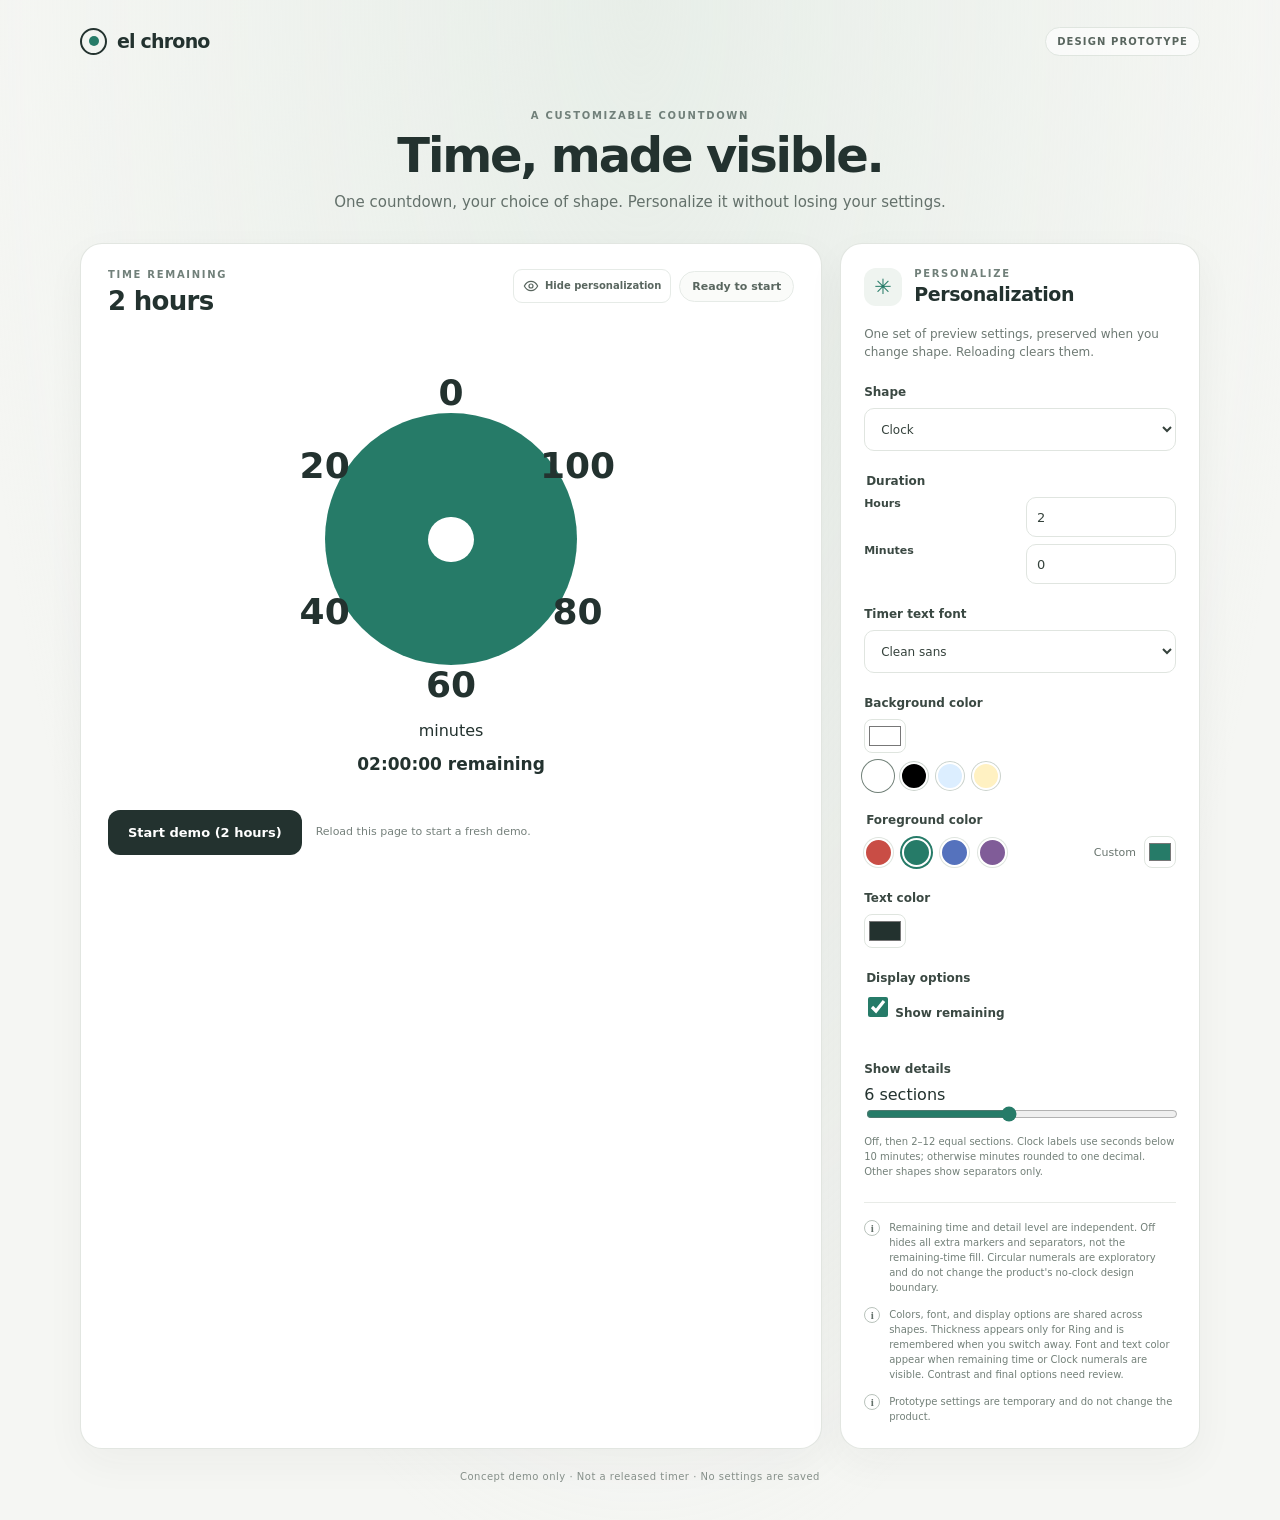
<file: docs/design/demo/index.html>
<!doctype html>
<html lang="en">
<head>
  <meta charset="utf-8">
  <meta name="viewport" content="width=device-width, initial-scale=1">
  <meta name="theme-color" content="#f5f6f3">
  <title>El Chrono | Visualization demo</title>
  <link rel="stylesheet" href="styles.css">
  <script src="app.js" defer></script>
</head>
<body>
  <header class="site-header">
    <a class="brand" href="./" aria-label="El Chrono visualization demo">
      <span class="brand-mark" aria-hidden="true"><span></span></span>
      <span>el chrono</span>
    </a>
    <span class="prototype-tag">DESIGN PROTOTYPE</span>
  </header>

  <main>
    <section class="intro" aria-labelledby="page-title">
      <p class="eyebrow">A CUSTOMIZABLE COUNTDOWN</p>
      <h1 id="page-title">Time, made visible.</h1>
      <p class="intro-copy">One countdown, your choice of shape. Personalize it without losing your settings.</p>
    </section>

    <div class="demo-layout">
      <section class="timer-card" aria-labelledby="timer-heading">
        <div class="timer-topline">
          <div>
            <p class="eyebrow">TIME REMAINING</p>
            <h2 id="timer-heading" class="duration">2 hours</h2>
          </div>
          <div class="timer-topline-actions">
            <button id="personalization-toggle" class="panel-toggle" type="button"
                    aria-controls="personalization-panel" aria-expanded="true">
              <svg viewBox="0 0 24 24" aria-hidden="true">
                <path d="M2 12s3.6-7 10-7 10 7 10 7-3.6 7-10 7S2 12 2 12Z"></path>
                <circle cx="12" cy="12" r="3"></circle>
              </svg>
              <span>Hide personalization</span>
            </button>
            <span id="timer-state" class="state-chip" role="status">Ready to start</span>
          </div>
        </div>

        <div class="visualization-stage">
          <div id="view-disk" class="visualization view-disk" data-view="disk">
            <div id="disk-progress" class="disk-progress" role="progressbar"
                 aria-label="Time remaining" aria-valuemin="0" aria-valuemax="100"
                 aria-valuenow="100" aria-valuetext="2 hours remaining">
              <span class="disk-center" aria-hidden="true"></span>
              <div id="disk-labels" class="circular-labels" aria-hidden="true"></div>
            </div>
            <p id="clock-unit" class="clock-unit">minutes</p>
            <p id="disk-time" class="visual-time">02:00:00 remaining</p>
          </div>

          <div id="view-digital" class="visualization view-digital" data-view="digital" hidden>
            <div id="digital-progress" class="digital-battery" role="progressbar"
                 aria-label="Time remaining" aria-valuemin="0" aria-valuemax="100"
                 aria-valuenow="100" aria-valuetext="2 hours remaining">
              <span id="digital-fill" class="digital-fill"></span>
              <span id="battery-separators" class="battery-separators" aria-hidden="true"></span>
              <svg class="digital-fan" viewBox="0 0 300 160" aria-hidden="true">
                <defs>
                  <clipPath id="fan-progress-clip">
                    <path id="fan-clip"></path>
                  </clipPath>
                </defs>
                <path id="fan-panel" class="fan-panel" d="M150 150 L5 150 A145 145 0 0 1 295 150 Z"></path>
                <path id="fan-ribs" class="fan-ribs" clip-path="url(#fan-progress-clip)"></path>
                <circle class="fan-pivot" cx="150" cy="150" r="8"></circle>
              </svg>
              <span id="digital-time" class="digital-time">02:00:00</span>
            </div>
          </div>

          <div id="view-ring" class="visualization view-ring" data-view="ring" hidden>
            <div class="ring-wrap">
              <svg class="progress-ring" viewBox="0 0 280 280" role="progressbar"
                   aria-label="Time remaining" aria-valuemin="0" aria-valuemax="100"
                   aria-valuenow="100" aria-valuetext="2 hours remaining">
                <circle class="ring-track" cx="140" cy="140" r="118"></circle>
                <circle id="ring-progress" class="ring-progress" cx="140" cy="140" r="118"></circle>
                <path id="ring-separators" class="ring-separators" aria-hidden="true"></path>
              </svg>
              <div class="ring-center">
                <span id="ring-time" class="ring-time">2h 00m</span>
                <span class="ring-label">remaining</span>
              </div>
            </div>
          </div>
        </div>

        <div class="timer-actions">
          <button id="start-button" class="start-button" type="button">Start 2-hour demo</button>
          <p class="timer-note">Reload this page to start a fresh demo.</p>
        </div>
      </section>

      <aside id="personalization-panel" class="settings-card" aria-labelledby="personalization-heading">
        <div class="settings-heading">
          <span class="settings-icon" aria-hidden="true">✳</span>
          <div>
            <p class="eyebrow">PERSONALIZE</p>
            <h2 id="personalization-heading">Personalization</h2>
          </div>
        </div>
        <p class="settings-intro">One set of preview settings, preserved when you change shape. Reloading clears them.</p>

        <div class="setting-control">
          <label for="shape-select">Shape</label>
          <select id="shape-select">
            <option value="disk">Clock</option>
            <option value="battery">Battery</option>
            <option value="fan">Hand fan</option>
            <option value="ring">Ring</option>
          </select>
        </div>

        <fieldset id="duration-control" class="setting-control duration-control">
          <legend>Duration</legend>
          <div class="duration-fields">
            <label for="duration-hours">Hours</label>
            <input id="duration-hours" type="number" min="0" max="24" step="1" value="2" inputmode="numeric">
            <label for="duration-minutes">Minutes</label>
            <input id="duration-minutes" type="number" min="0" max="59" step="1" value="0" inputmode="numeric">
          </div>
          <p id="duration-error" class="setting-hint duration-error" role="alert" hidden>Choose a duration from 1 minute to 24 hours.</p>
        </fieldset>

        <div id="font-control" class="setting-control">
          <label for="font-select">Timer text font</label>
          <select id="font-select">
            <option value="sans">Clean sans</option>
            <option value="rounded">Soft rounded</option>
            <option value="serif">Classic serif</option>
            <option value="mono">Monospaced</option>
          </select>
        </div>

        <div id="ring-thickness-control" class="setting-control ring-thickness-control" hidden>
          <label for="ring-thickness">Ring thickness</label>
          <output id="ring-thickness-value" for="ring-thickness">15 px</output>
          <input id="ring-thickness" type="range" min="1" max="234" step="1" value="15">
        </div>

        <div class="setting-control">
          <label for="background-color-picker">Background color</label>
          <input id="background-color-picker" class="background-color-picker" type="color" value="#ffffff">
          <div class="background-swatches" role="group" aria-label="Background color presets">
            <button class="background-swatch" type="button" data-background-color="#ffffff" aria-label="White background" title="White"></button>
            <button class="background-swatch" type="button" data-background-color="#000000" aria-label="Black background" title="Black"></button>
            <button class="background-swatch" type="button" data-background-color="#dceeff" aria-label="Sky blue background" title="Sky blue"></button>
            <button class="background-swatch" type="button" data-background-color="#fff1c2" aria-label="Soft yellow background" title="Soft yellow"></button>
          </div>
        </div>

        <fieldset class="setting-control color-control">
          <legend>Foreground color</legend>
          <div class="color-row">
            <div class="color-swatches" role="group" aria-label="Foreground color presets">
              <button class="color-swatch" type="button" data-color="#c94d45" aria-label="Warm red" title="Warm red"></button>
              <button class="color-swatch" type="button" data-color="#267b68" aria-label="Forest green" title="Forest green"></button>
              <button class="color-swatch" type="button" data-color="#5572bd" aria-label="Soft blue" title="Soft blue"></button>
              <button class="color-swatch" type="button" data-color="#805c98" aria-label="Muted violet" title="Muted violet"></button>
            </div>
            <label class="custom-color" for="color-picker">
              <span>Custom</span>
              <input id="color-picker" type="color" value="#267b68" aria-label="Choose a custom foreground color">
            </label>
          </div>
        </fieldset>

        <div id="text-color-control" class="setting-control">
          <label for="text-color-picker">Text color</label>
          <input id="text-color-picker" class="background-color-picker" type="color" value="#23322f">
        </div>

        <fieldset class="setting-control visibility-control">
          <legend>Display options</legend>
          <label><input id="show-remaining" type="checkbox" checked> Show remaining</label>
        </fieldset>

        <div class="setting-control">
          <label for="show-details">Show details</label>
          <output id="details-value" for="show-details">6 sections</output>
          <input id="show-details" type="range" min="0" max="11" step="1" value="5"
                 aria-describedby="details-hint" aria-valuetext="6 sections">
          <p id="details-hint" class="setting-hint">Off, then 2–12 equal sections. Clock labels use seconds below 10 minutes; otherwise minutes rounded to one decimal. Other shapes show separators only.</p>
        </div>

        <div class="settings-divider"></div>
        <div class="settings-footnote">
          <span class="footnote-mark" aria-hidden="true">i</span>
          <p>Remaining time and detail level are independent. Off hides all extra markers and separators, not the remaining-time fill. Circular numerals are exploratory and do not change the product's no-clock design boundary.</p>
        </div>
        <div class="settings-footnote">
          <span class="footnote-mark" aria-hidden="true">i</span>
          <p>Colors, font, and display options are shared across shapes. Thickness appears only for Ring and is remembered when you switch away. Font and text color appear when remaining time or Clock numerals are visible. Contrast and final options need review.</p>
        </div>
        <div class="settings-footnote">
          <span class="footnote-mark" aria-hidden="true">i</span>
          <p>Prototype settings are temporary and do not change the product.</p>
        </div>
      </aside>
    </div>

    <p class="prototype-disclaimer">Concept demo only · Not a released timer · No settings are saved</p>
  </main>
</body>
</html>
</file>
<file: docs/design/demo/styles.css>
:root {
  color-scheme: light;
  font-family: system-ui, -apple-system, BlinkMacSystemFont, "Segoe UI", sans-serif;
  color: #23322f;
  background: #f5f6f3;
  font-synthesis: none;
  text-rendering: optimizeLegibility;
  --accent: #267b68;
  --track: #e4e9e5;
  --muted: #71807a;
  --line: #e8ebe7;
  --surface: #ffffff;
  --ink: #23322f;
  --subtle: #f7f8f6;
  --text-font: system-ui, -apple-system, BlinkMacSystemFont, "Segoe UI", sans-serif;
  --visualization-background: #ffffff;
  --visualization-foreground: #267b68;
  --visualization-text: #23322f;
}

* {
  box-sizing: border-box;
}

body {
  min-width: 320px;
  min-height: 100vh;
  margin: 0;
  background:
    radial-gradient(ellipse at 50% 0%, rgba(226, 235, 228, 0.7), transparent 42rem),
    #f5f6f3;
}

button,
select,
input {
  font: inherit;
}

button {
  color: inherit;
}

.site-header {
  width: min(1120px, calc(100% - 48px));
  height: 82px;
  margin: 0 auto;
  display: flex;
  align-items: center;
  justify-content: space-between;
}

.brand {
  display: inline-flex;
  gap: 10px;
  align-items: center;
  color: var(--ink);
  text-decoration: none;
  font-size: 19px;
  font-weight: 700;
  letter-spacing: -0.8px;
}

.brand-mark {
  width: 27px;
  height: 27px;
  display: grid;
  place-items: center;
  border: 2px solid var(--ink);
  border-radius: 50%;
}

.brand-mark span {
  width: 10px;
  height: 10px;
  border-radius: 50%;
  background: var(--accent);
}

.prototype-tag {
  padding: 8px 11px;
  border: 1px solid #dfe5df;
  border-radius: 999px;
  background: rgba(255, 255, 255, 0.65);
  color: #59665f;
  font-size: 10px;
  font-weight: 700;
  letter-spacing: 1.1px;
}

main {
  width: min(1120px, calc(100% - 48px));
  margin: 0 auto;
  padding: 28px 0 38px;
}

.intro {
  margin: 0 0 29px;
  text-align: center;
}

.eyebrow {
  margin: 0;
  color: var(--muted);
  font-size: 10px;
  font-weight: 700;
  letter-spacing: 1.7px;
}

.intro h1 {
  margin: 9px 0 8px;
  color: var(--ink);
  font-size: clamp(34px, 5vw, 48px);
  font-weight: 600;
  letter-spacing: -2.2px;
  line-height: 1.08;
}

.intro-copy {
  margin: 0;
  color: #64716b;
  font-size: 15px;
  line-height: 1.6;
}

.demo-layout {
  display: grid;
  grid-template-columns: minmax(0, 1.65fr) minmax(260px, 0.8fr);
  gap: 18px;
  align-items: stretch;
}

.timer-card,
.settings-card {
  border: 1px solid rgba(223, 228, 222, 0.9);
  border-radius: 22px;
  background: var(--surface);
  box-shadow: 0 14px 40px rgba(35, 50, 47, 0.045);
}

.timer-card {
  min-width: 0;
  padding: 25px 27px 22px;
}

.timer-topline {
  display: flex;
  flex-wrap: wrap;
  align-items: flex-start;
  justify-content: space-between;
  gap: 18px;
}

.timer-topline-actions {
  display: flex;
  align-items: flex-start;
  gap: 8px;
}

.panel-toggle {
  min-height: 34px;
  padding: 6px 9px;
  display: inline-flex;
  align-items: center;
  gap: 6px;
  border: 1px solid #e6ebe7;
  border-radius: 9px;
  background: #ffffff;
  color: #59665f;
  cursor: pointer;
  font-size: 10px;
  font-weight: 600;
}

.panel-toggle svg {
  width: 16px;
  height: 16px;
  fill: none;
  stroke: currentColor;
  stroke-linecap: round;
  stroke-linejoin: round;
  stroke-width: 1.8;
}

.duration {
  margin: 6px 0 0;
  color: var(--ink);
  font-size: 26px;
  font-weight: 600;
  letter-spacing: -0.7px;
}

.state-chip {
  margin-top: 2px;
  padding: 8px 12px;
  border: 1px solid #e6ebe7;
  border-radius: 999px;
  color: #59665f;
  background: #fafbf9;
  font-size: 11px;
  font-weight: 600;
  white-space: nowrap;
}

.state-chip.is-running {
  border-color: color-mix(in srgb, var(--accent) 28%, white);
  color: var(--accent);
  background: color-mix(in srgb, var(--accent) 7%, white);
}

.visualization-stage {
  min-height: 460px;
  margin-top: 16px;
  display: grid;
  place-items: center;
  overflow: hidden;
  border-radius: 17px;
  background: var(--visualization-background);
}

.visualization {
  width: 100%;
  min-height: 460px;
  display: flex;
  flex-direction: column;
  align-items: center;
  justify-content: center;
  gap: 18px;
  background: var(--visualization-background);
}

.visualization[hidden] {
  display: none;
}

.disk-progress {
  --disk-size: clamp(190px, 25vw, 252px);
  width: min(var(--disk-size), calc(100% - 112px));
  margin: 52px 0 38px;
  aspect-ratio: 1;
  position: relative;
  display: grid;
  place-items: center;
  border-radius: 50%;
  background: conic-gradient(
    from var(--start-angle, 0deg),
    var(--visualization-foreground) 0deg var(--fill-angle, 360deg),
    var(--visualization-background) var(--fill-angle, 360deg) 360deg
  );
}

.disk-center {
  z-index: 1;
  width: 18%;
  aspect-ratio: 1;
  border-radius: 50%;
  background: var(--visualization-background);
}

.circular-labels {
  position: absolute;
  inset: 0;
  width: 100%;
  height: 100%;
  pointer-events: none;
}

.ring-separators {
  fill: none;
  stroke: var(--visualization-background);
  stroke-width: 2;
}

.minute-label {
  position: absolute;
  z-index: 1;
  color: var(--visualization-text);
  font-family: var(--text-font);
  font-size: 36px;
  font-variant-numeric: tabular-nums;
  font-weight: 700;
  line-height: 1;
  white-space: nowrap;
  transform: translate(-50%, -50%);
}

.minute-label[hidden] {
  display: none;
}

.clock-unit {
  margin: 0;
  color: var(--visualization-text);
  font-family: var(--text-font);
}

.visual-time {
  margin: -4px 0 -12px;
  color: var(--visualization-text);
  font-family: var(--text-font);
  font-size: 17px;
  font-variant-numeric: tabular-nums;
  font-weight: 600;
}

.digital-battery {
  width: min(82%, 455px);
  height: 126px;
  position: relative;
  padding: 10px;
  border: 2px solid var(--visualization-foreground);
  overflow: visible;
  border-radius: 17px;
  background: var(--visualization-background);
}

.digital-battery::after {
  width: 13px;
  height: 42px;
  position: absolute;
  top: 50%;
  right: -13px;
  display: none;
  border-radius: 0 5px 5px 0;
  background: var(--visualization-foreground);
  content: "";
  transform: translateY(-50%);
}

.digital-battery[data-shape="battery"]::after {
  display: block;
}

.digital-battery[data-shape="fan"] .digital-fill {
  display: none;
}

.digital-fan {
  width: 100%;
  height: 100%;
  position: absolute;
  inset: 0;
  display: none;
  overflow: visible;
}

.digital-battery[data-shape="fan"] {
  width: min(82%, 455px);
  height: 170px;
  padding: 0;
  border: 0;
  overflow: visible;
  background: transparent;
}

.digital-battery[data-shape="fan"] .digital-fan {
  display: block;
}

.fan-panel {
  fill: var(--visualization-foreground);
}

.fan-ribs {
  fill: none;
  stroke: var(--visualization-background);
  stroke-width: 3;
}

.battery-separators {
  position: absolute;
  inset: 10px;
  pointer-events: none;
}

.battery-separators span {
  position: absolute;
  top: 0;
  bottom: 0;
  width: 3px;
  background: var(--visualization-background);
  transform: translateX(-50%);
}

.digital-battery[data-shape="fan"] .battery-separators,
.visualization:not(.show-details) .battery-separators,
.visualization:not(.show-details) .fan-ribs,
.visualization:not(.show-details) .ring-separators,
.visualization:not(.show-details) .clock-unit,
.visualization:not(.show-details) .circular-labels {
  display: none;
}

.fan-pivot {
  fill: var(--visualization-background);
}

.digital-battery[data-shape="fan"] .digital-time {
  top: 76%;
}

.digital-fill {
  width: 100%;
  height: 100%;
  display: block;
  border-radius: 7px;
  background: var(--visualization-foreground);
  transition: width 180ms linear;
}

.digital-time {
  position: absolute;
  top: 50%;
  left: 50%;
  z-index: 1;
  color: var(--visualization-text);
  font-family: var(--text-font);
  font-size: clamp(24px, 4vw, 42px);
  font-variant-numeric: tabular-nums;
  font-weight: 700;
  text-align: center;
  transform: translate(-50%, -50%);
}

.view-digital:not(.show-remaining) .digital-time {
  display: none;
}

.view-digital {
  padding-right: 14px;
}

.visualization:not(.show-remaining) .visual-time {
  display: none;
}

.visualization:not(.show-remaining) .ring-center {
  visibility: hidden;
}

.ring-wrap {
  width: min(245px, calc(100% - 112px));
  margin: 52px 0 38px;
  aspect-ratio: 1;
  position: relative;
  color: var(--visualization-foreground);
}

.progress-ring {
  width: 100%;
  height: 100%;
  overflow: visible;
  transform: rotate(-90deg);
}

.progress-ring circle {
  fill: none;
  stroke-width: var(--ring-thickness, 15px);
}

.settings-card[hidden] {
  display: none;
}

.setting-control[hidden] {
  display: none;
}

.visibility-control label {
  display: flex;
  align-items: center;
  gap: 8px;
  min-height: 36px;
}

.visibility-control input {
  width: 20px;
  height: 20px;
  accent-color: var(--accent);
}

.ring-track {
  stroke: var(--visualization-background);
}

.ring-progress {
  stroke: currentColor;
  stroke-dasharray: 741.4;
  stroke-dashoffset: 0;
  stroke-linecap: butt;
}

.ring-center {
  position: absolute;
  inset: 0;
  display: flex;
  flex-direction: column;
  align-items: center;
  justify-content: center;
  color: var(--visualization-text);
  font-family: var(--text-font);
}

.ring-time {
  font-size: 34px;
  font-variant-numeric: tabular-nums;
  font-weight: 600;
  letter-spacing: -1.5px;
}

.ring-label {
  margin-top: 3px;
  color: var(--visualization-text);
  font-size: 13px;
}

.timer-actions {
  margin-top: 18px;
  display: flex;
  align-items: center;
  gap: 14px;
}

.start-button {
  min-height: 45px;
  padding: 0 20px;
  border: 0;
  border-radius: 12px;
  background: var(--ink);
  color: #ffffff;
  cursor: pointer;
  font-size: 13px;
  font-weight: 600;
  transition: background-color 120ms ease;
}

.start-button:hover:not(:disabled) {
  background: #354640;
}

.start-button:disabled {
  background: #e8ece8;
  color: #53615a;
  cursor: default;
}

.timer-note {
  margin: 0;
  color: #76817c;
  font-size: 11px;
  line-height: 1.45;
}

.settings-card {
  padding: 24px 23px;
}

.settings-heading {
  display: flex;
  align-items: center;
  gap: 12px;
}

.settings-icon {
  width: 38px;
  height: 38px;
  display: grid;
  place-items: center;
  border-radius: 12px;
  background: #eff4f0;
  color: var(--accent);
  font-size: 21px;
}

.settings-heading h2 {
  margin: 4px 0 0;
  color: var(--ink);
  font-size: 19px;
  font-weight: 600;
  letter-spacing: -0.4px;
}

.settings-intro {
  margin: 19px 0 23px;
  color: #6e7a74;
  font-size: 12px;
  line-height: 1.55;
}

.setting-control {
  margin: 0 0 23px;
  padding: 0;
  border: 0;
}

.setting-control > label,
.setting-control > legend {
  margin-bottom: 9px;
  display: block;
  color: #3a4842;
  font-size: 12px;
  font-weight: 600;
}

.setting-hint {
  margin: 8px 0 0;
  color: #738079;
  font-size: 10px;
  line-height: 1.5;
}

.duration-fields {
  display: grid;
  grid-template-columns: 1fr 1fr;
  gap: 7px 12px;
}

.duration-fields label {
  color: #3a4842;
  font-size: 11px;
  font-weight: 600;
}

.duration-fields input {
  width: 100%;
  min-width: 0;
  height: 40px;
  padding: 0 10px;
  border: 1px solid #e0e5e0;
  border-radius: 10px;
  color: #35423c;
  font-size: 13px;
}

.duration-fields input[aria-invalid="true"] {
  border-color: #b7443b;
}

.duration-error {
  color: #a23832;
}

.duration-error[hidden] {
  display: none;
}

.background-color-picker {
  width: 42px;
  height: 34px;
  padding: 2px;
  border: 1px solid #dfe5df;
  border-radius: 8px;
  background: #ffffff;
  cursor: pointer;
}

.background-swatches {
  display: flex;
  gap: 8px;
  margin-top: 9px;
}

.background-swatch {
  width: 28px;
  height: 28px;
  padding: 0;
  border: 2px solid #ffffff;
  border-radius: 50%;
  background: var(--swatch-color);
  box-shadow: 0 0 0 1px #cbd3cd;
  cursor: pointer;
}

.background-swatch[aria-pressed="true"] {
  box-shadow: 0 0 0 2px var(--swatch-color), 0 0 0 3px #718078;
}

.background-swatch[data-background-color="#ffffff"] {
  --swatch-color: #ffffff;
}

.background-swatch[data-background-color="#000000"] {
  --swatch-color: #000000;
}

.background-swatch[data-background-color="#dceeff"] {
  --swatch-color: #dceeff;
}

.background-swatch[data-background-color="#fff1c2"] {
  --swatch-color: #fff1c2;
}

.setting-control select {
  width: 100%;
  height: 43px;
  padding: 0 12px;
  border: 1px solid #e0e5e0;
  border-radius: 10px;
  background: #ffffff;
  color: #35423c;
  font-size: 12px;
}

.setting-control input[type="range"] {
  width: 100%;
  accent-color: var(--accent);
}

.ring-thickness-control {
  display: grid;
  grid-template-columns: 1fr auto;
  align-items: center;
  column-gap: 12px;
}

.ring-thickness-control[hidden] {
  display: none;
}

.ring-thickness-control label {
  margin-bottom: 0;
}

.ring-thickness-control output {
  color: #59665f;
  font-size: 12px;
  font-variant-numeric: tabular-nums;
}

.ring-thickness-control input {
  grid-column: 1 / -1;
}

.setting-control select:focus-visible,
.setting-control input:focus-visible,
.background-swatch:focus-visible,
.panel-toggle:focus-visible,
.color-swatch:focus-visible,
.start-button:focus-visible,
.custom-color input:focus-visible {
  outline: 3px solid color-mix(in srgb, var(--accent) 55%, white);
  outline-offset: 3px;
}

.color-row {
  display: flex;
  align-items: center;
  justify-content: space-between;
  gap: 12px;
}

.color-swatches {
  display: flex;
  align-items: center;
  gap: 9px;
}

.color-swatch {
  width: 29px;
  height: 29px;
  padding: 0;
  border: 2px solid #ffffff;
  border-radius: 50%;
  background: var(--swatch-color);
  box-shadow: 0 0 0 1px #dfe5df;
  cursor: pointer;
}

.color-swatch[aria-pressed="true"] {
  box-shadow: 0 0 0 2px var(--swatch-color);
}

.color-swatch[data-color="#c94d45"] {
  --swatch-color: #c94d45;
}

.color-swatch[data-color="#267b68"] {
  --swatch-color: #267b68;
}

.color-swatch[data-color="#5572bd"] {
  --swatch-color: #5572bd;
}

.color-swatch[data-color="#805c98"] {
  --swatch-color: #805c98;
}

.custom-color {
  display: inline-flex !important;
  align-items: center;
  gap: 8px;
  margin: 0 !important;
  color: #69756f !important;
  font-size: 11px !important;
  font-weight: 500 !important;
}

.custom-color input {
  width: 32px;
  height: 32px;
  padding: 2px;
  border: 1px solid #dfe5df;
  border-radius: 8px;
  background: #ffffff;
  cursor: pointer;
}

.settings-divider {
  height: 1px;
  margin: 4px 0 17px;
  background: var(--line);
}

.settings-footnote {
  display: flex;
  align-items: flex-start;
  gap: 9px;
  margin-top: 12px;
}

.footnote-mark {
  width: 16px;
  height: 16px;
  flex: 0 0 16px;
  display: grid;
  place-items: center;
  border: 1px solid #b9c3bc;
  border-radius: 50%;
  color: #64716b;
  font-family: Georgia, serif;
  font-size: 11px;
  font-weight: 700;
}

.settings-footnote p {
  margin: 0;
  color: #738079;
  font-size: 10px;
  line-height: 1.5;
}

.prototype-disclaimer {
  margin: 22px 0 0;
  color: #858f89;
  font-size: 10px;
  letter-spacing: 0.5px;
  text-align: center;
}

.font-rounded {
  --text-font: ui-rounded, "SF Pro Rounded", "Arial Rounded MT Bold", system-ui, sans-serif;
}

.font-serif {
  --text-font: Georgia, "Times New Roman", serif;
}

.font-mono {
  --text-font: ui-monospace, SFMono-Regular, Consolas, monospace;
}

.sr-only {
  width: 1px;
  height: 1px;
  position: absolute;
  overflow: hidden;
  clip: rect(0, 0, 0, 0);
  white-space: nowrap;
  clip-path: inset(50%);
}

@media (max-width: 820px) {
  .demo-layout {
    grid-template-columns: 1fr;
  }

  .settings-card {
    padding: 22px 24px;
  }

  .visualization-stage,
  .visualization {
    min-height: 420px;
  }
}

@media (max-width: 520px) {
  .site-header,
  main {
    width: min(100% - 28px, 1120px);
  }

  .site-header {
    height: 68px;
  }

  main {
    padding-top: 20px;
  }

  .intro {
    margin-bottom: 22px;
  }

  .intro-copy {
    max-width: 330px;
    margin: 0 auto;
    font-size: 13px;
  }

  .timer-card {
    padding: 19px 15px 17px;
    border-radius: 18px;
  }

  .duration {
    font-size: 23px;
  }

  .state-chip {
    padding: 7px 9px;
    font-size: 10px;
  }

  .timer-actions {
    align-items: flex-start;
    flex-direction: column;
    gap: 9px;
  }

  .settings-card {
    padding: 19px 17px;
    border-radius: 18px;
  }

  .visualization-stage,
  .visualization {
    min-height: 420px;
  }
}

@media (prefers-reduced-motion: reduce) {
  *,
  *::before,
  *::after {
    scroll-behavior: auto !important;
    transition-duration: 0.01ms !important;
  }
}
</file>
